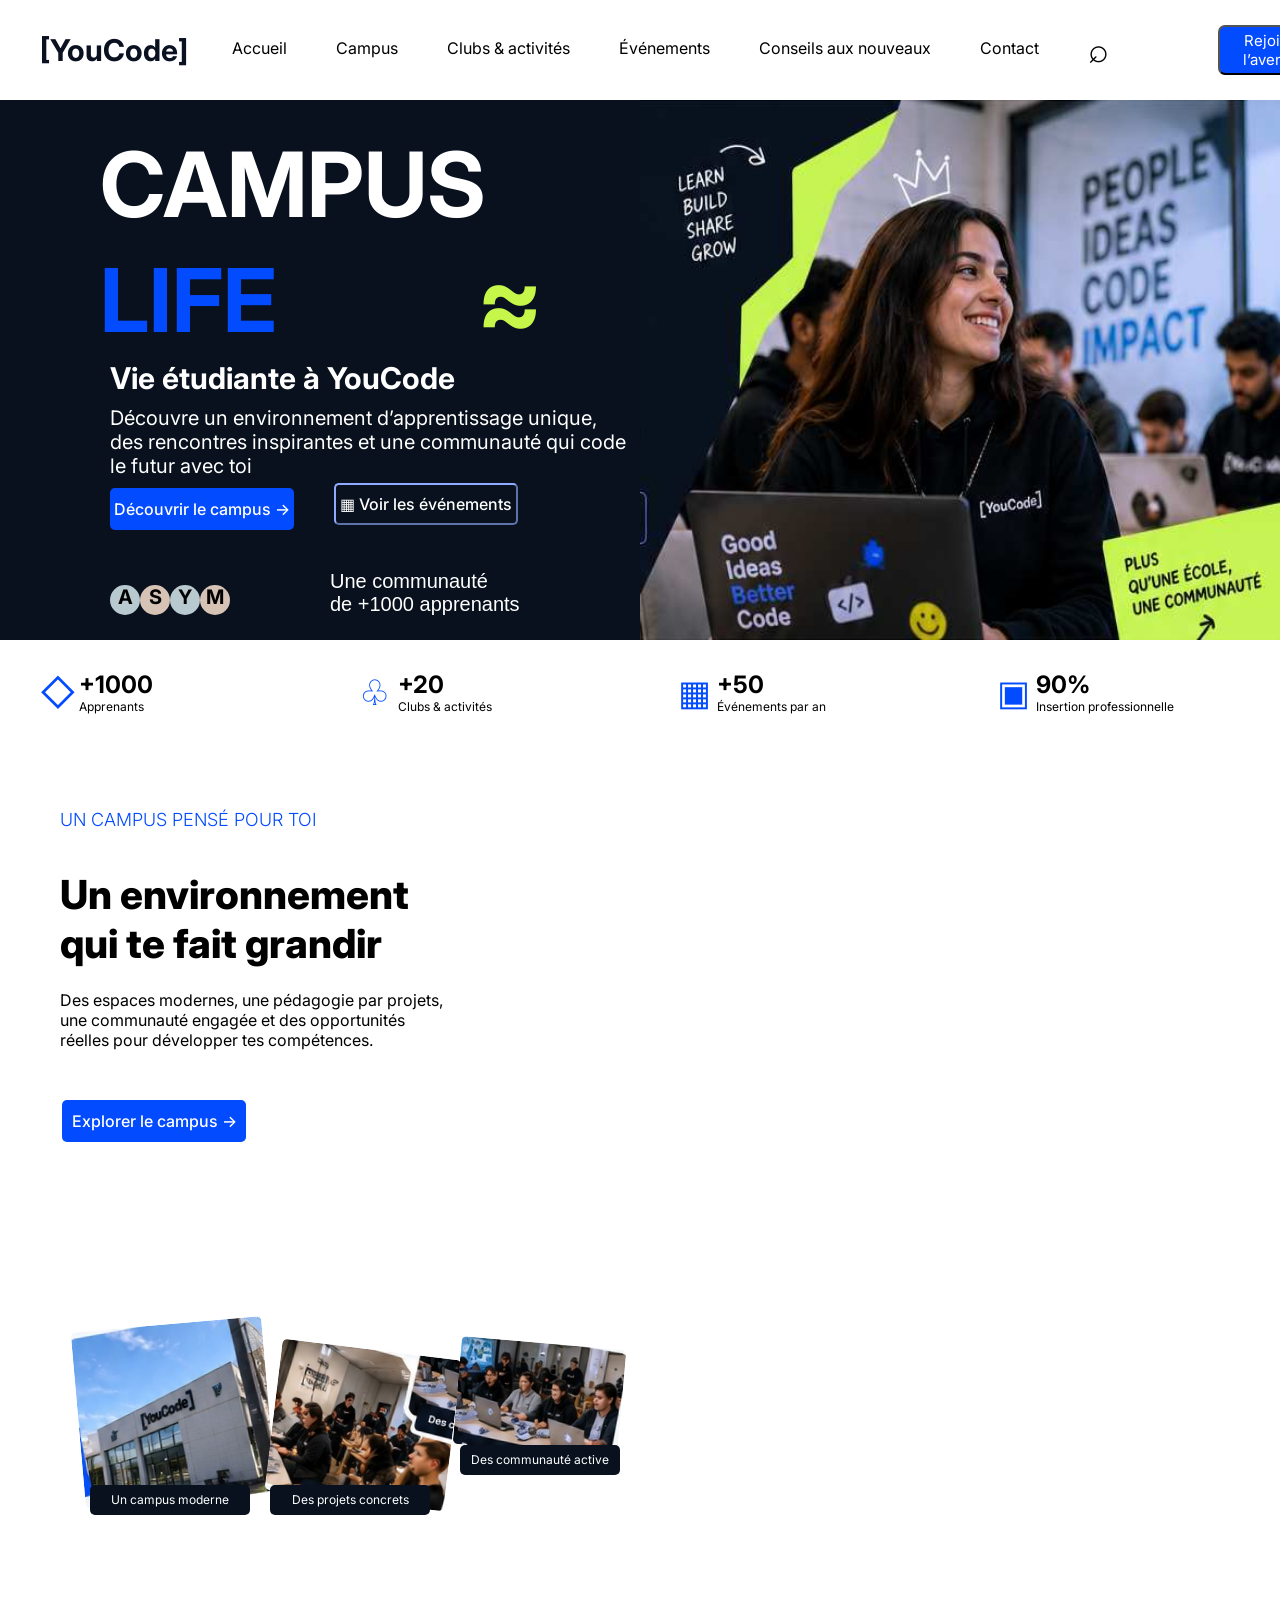
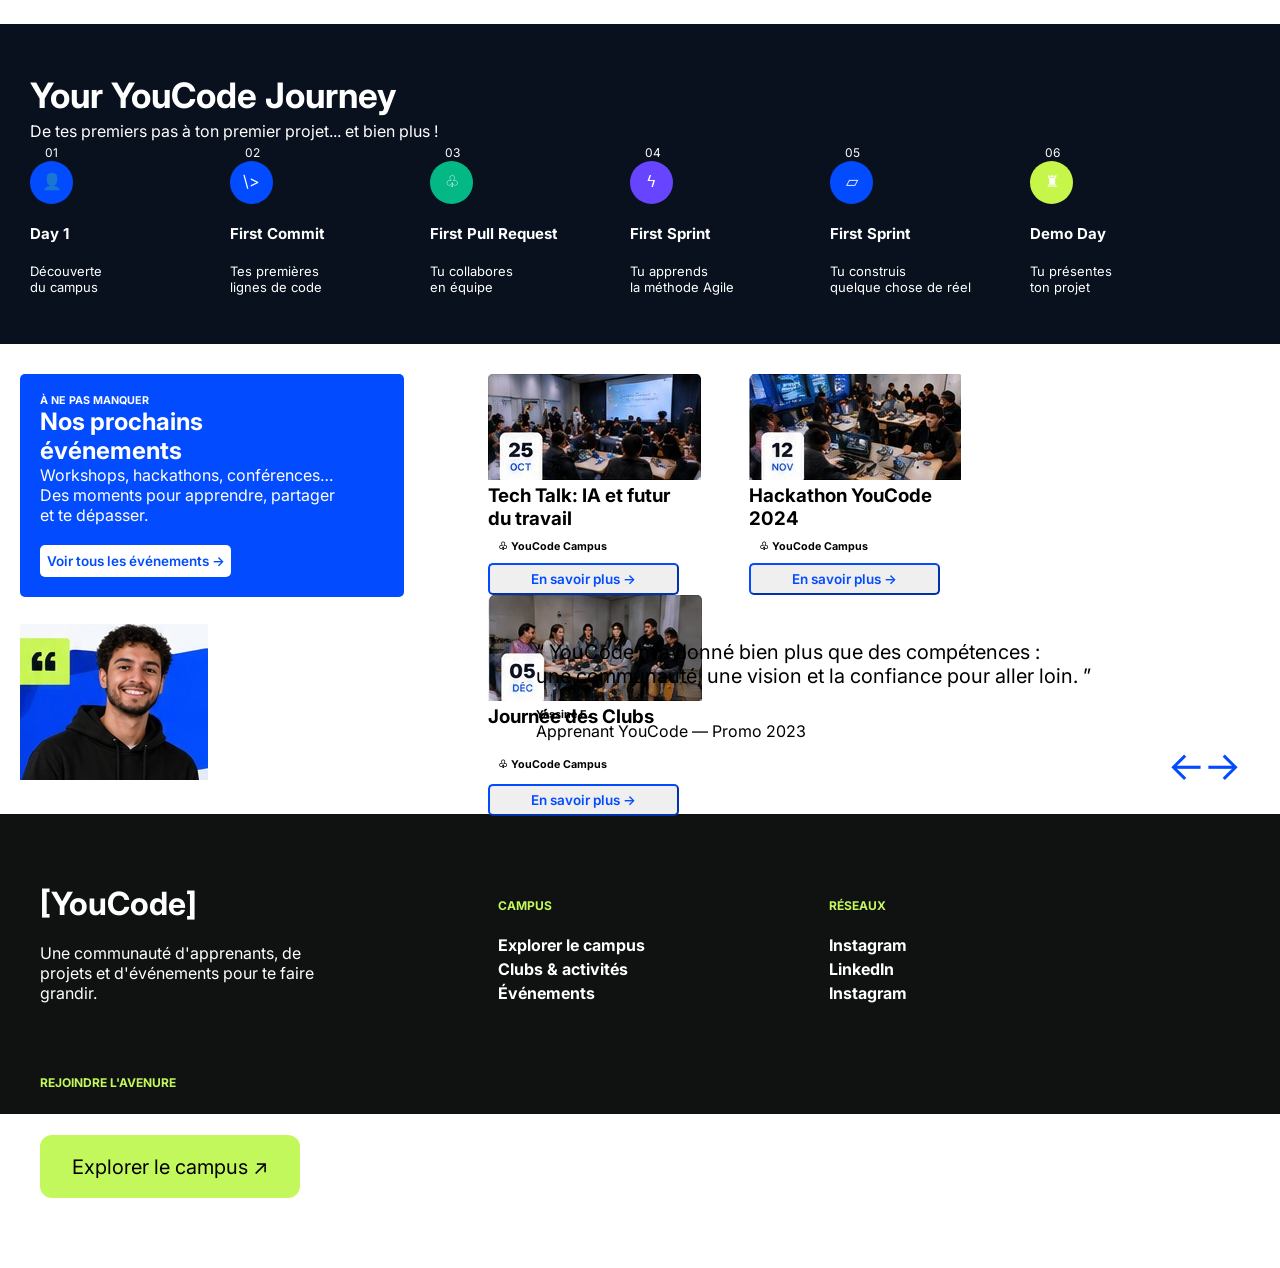
<file: Campus-life/index.html>
<!DOCTYPE html>
<html lang="en">
<head>
    <meta charset="UTF-8">
    <title>Campus Life</title>
    <link rel="stylesheet" href="CSS/style.css">

<body>
       <header>
        <h1 class="logo">[YouCode]</h1>
        <nav>
            <a href="index.html">Accueil</a>
            <a href="compus.html">Campus</a>
            <a href="">Clubs & activités</a>
            <a href="">Événements</a>
            <a href="">Conseils aux nouveaux</a>
            <a href="">Contact</a>
            <a href="" class="search-icon">⌕</a>
            <button class="btn-nav">Rejoindre <br> l’aventure</button>
        </nav>
       </header>


<main>
    <section class="section1">
   <div class="div1">
    <h1 class="Campus">CAMPUS </h1> 
     <div class="life-logo">
            <h1 class="Life">LIFE</h1>
            <h1 class="egaleicon">≈</h1>
        </div>
<div class="article">

        <h2 id="texte1">Vie étudiante à YouCode</h2> <br>
        <p id="texte2">Découvre un environnement d’apprentissage unique, <br>
des rencontres inspirantes et une communauté qui code <br>
le futur avec toi</p> <br>
<div class="boutonMain">
<button class="decouvrir">Découvrir le campus →</button> 
<button class="voir">▦ Voir les événements</button>
</div>
<div class="iconprinciple">
    <div class="A">A</div>
    <div class="S">S</div>
    <div class="Y">Y</div>
    <div class="M">M</div>
    <p class="communauté">Une communauté
     <br>de +1000 apprenants</p>
</div>
</div>
    </div> 
<img src="ASSETS/images/imageprincipaleINDEX.jpg" alt="" class="imgindex">
    </div> 
</section>




<section class="section2">
    <div class="divsection2">


    <div class="divicon1">
        <span>◇</span>
        <div class="text1">
        <p class="number1">+1000</p> 
        <p class="p1section2">Apprenants</p>
        </div>
    </div>


     <div class="divicon2">
        <span>♧</span>
        <div class="text2">
        <p class="number2">+20</p>
        <p class="p2section2">Clubs & activités</p>
        </div>
    </div>


    <div class="divicon3">
        <span >▦</span>
        <div class="text3">
        <p class="number3">+50</p>
        <p class="p3section2">Événements par an</p>
        </div>
    </div>

     <div class="divicon4">
        <span >▣</span>
        <div class="text4">
        <p class="number1">90%</p>
        <p class="p4section2 " >Insertion professionnelle</p>
        </div>
    </div>



    </div>
</section>


<section class="section3">

    <div class="div1section3">
        <h6>UN CAMPUS PENSÉ POUR TOI</h6>
        <h1>Un environnement
          <br>qui te fait grandir</h1>
          <p>Des espaces modernes, une pédagogie par projets,
         <br>une communauté engagée et des opportunités
           <br>réelles pour développer tes compétences.</p>
          <button class="decouvrir" >Explorer le campus → </button>
        </div>

    <div class="div2section3">
          <img src="ASSETS/images/pic1.jpg" alt="" class="pic1" >
          
          <img src="ASSETS/images/pic2.jpg" alt="" class="pic2">
          
          <img src="ASSETS/images/pic3.jpg" alt="" class="pic3">
          <div id="t1">Un campus moderne</div>
          <div class="t2">Des projets concrets</div>
          <div id="t3">Des communauté active</div>
        
          <div id="des1"></div>

          <div id="des2"></div>
    </div>

</section>


<section class="section4">

    <h2>Your YouCode Journey</h2>
    <p class="subtitle">De tes premiers pas à ton premier projet... et bien plus !</p>

    <div class="tout-steps">
    <div class="step">
        <span class="step-nombre">01</span>
         <div class="step-cercle">👤</div>
         <h3 class="step-titre">Day 1</h3>
        <p class="step-para">Découverte <br> du campus</p>
    </div>

    <div class="step">
        <span class="step-nombre">02</span>
        <div class="step-cercle"> \></div>
        <h3>First Commit</h3>
        <p>Tes premières
            <br>lignes de code</p>
    </div>
    
   <div class="step">
        <span class="step-nombre">03</span>
        <div class="step-cercle"> ♧ </div>
        <h3>First Pull Request</h3>
        <p>Tu collabores
        <br> en équipe</p>
    </div>


       <div class="step">
        <span class="step-nombre">04</span>
        <div class="step-cercle"> ϟ </div>
        <h3>First Sprint</h3>
        <p>Tu apprends
        <br>la méthode Agile</p>
    </div>


   <div class="step">
        <span class="step-nombre">05</span>
        <div class="step-cercle"> ▱ </div>
        <h3>First Sprint</h3>
        <p>Tu construis
       <br> quelque chose de réel </p>
    </div>

   <div class="step">
        <span class="step-nombre">06</span>
        <div class="step-cercle"> ♜ </div>
        <h3>Demo Day</h3>
        <p>Tu présentes
        <br> ton projet </p>
    </div>
    

    </div>

</section>




<section class="section5">
    <div class="allsection5">


        <div class="cartebleau">
            <h6>À NE PAS MANQUER</h6>
            <h2>Nos prochains
               <br> événements</h2>
               <p>Workshops, hackathons, conférences…
            <br> Des moments pour apprendre, partager
               <br>  et te dépasser.</p>
               <button>Voir tous les événements →</button>
        </div>

       <div class="cartes">
        
        <div class="carte1">
            <img src="ASSETS/images/carte1.jpg" alt="">
            <h3>Tech Talk: IA et futur
            <br> du travail</h3>
            <h6>♧  YouCode Campus</h6>
            <button>En savoir plus →</button>
        </div>


        <div class="carte2">
            <img src="ASSETS/images/carte2.jpg" alt="">
            <h3>Hackathon YouCode
            <br> 2024 </h3>
            <h6>♧  YouCode Campus</h6>
            <button>En savoir plus →</button>
        </div>

         <div class="carte3">
            <img src="ASSETS/images/carte3.jpg" alt="">
            <h3>Journée des Clubs </h3>  <br>
            <h6>♧  YouCode Campus</h6> 
            <button>En savoir plus →</button>
        </div>

       </div>

    </div>
</section>




<section class="section6">
    <div class="allsection6">
    <div class="picsection6">
        <img src="ASSETS/images/section6.jpg" alt="">
    </div>

    <div class="divsection6">
        <p>“ YouCode m’a donné bien plus que des compétences : <br>
   une communauté, une vision et la confiance pour aller loin. ”</p>

             <h6>Yassine E.</h6>
             <p>Apprenant YouCode — Promo 2023</p>
             <span>←→</span>
    </div>

    </div>

</section>


       </main>


<br>

       <footer>
        <div  class="footer1">
        <div class="footer">

        <div class="log">
        <h1 >[YouCode]</h1>
        <p>Une communauté d'apprenants, de <br>projets et d'événements pour te faire <br> grandir.</p>
        </div>


        <div class="compus">
            <h6>CAMPUS</h6>
            <h4>Explorer le campus <br> Clubs & activités <br> Événements</h4>
        </div>



        <div class="reseau">
            <h6>  RÉSEAUX </h6> 
            <h4> Instagram  <br> LinkedIn <br> Instagram</h4>
        </div>


        <div class="rejoindre">
            <h6>REJOINDRE L'AVENURE</h6> <br>
            <button >Explorer le campus ↗ </button>
        </div>


        
        </div>

        <div class="droit">
    
              <p>© 2024 YouCode Campus Life. Tous droits réservés. </p>
                <p>     Mentions légales   </p>
                <p>       Politique de confidentialité  </p>
        </div>

        </div>
       </footer>
</body>
</html>
</file>
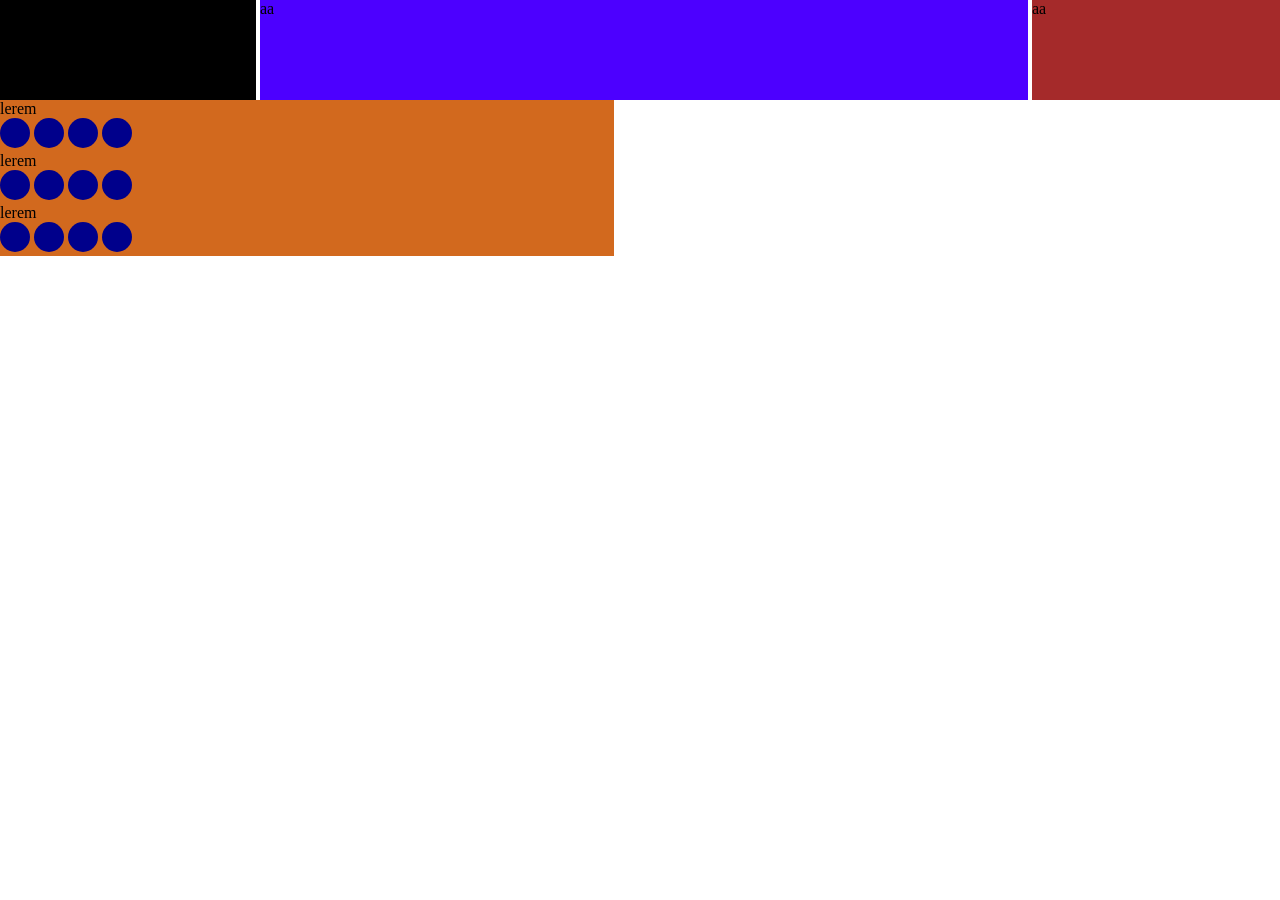
<file: inde.html>
<!DOCTYPE html>
<html lang="en">
<head>
    <meta charset="UTF-8">
    <meta name="viewport" content="width=device-width, initial-scale=1.0">
    <title>Document</title>
    <link rel="stylesheet" href="sty.css">
</head>
<body>
    
<header>

<div class="logo" id="logo"> aa </div>
<div class="links">  aa</div>
<div class="bouton">  aa</div>

</header>

<main>

    <section id="hero">
    <div > 
        <P>lerem</P>
        <div class="links">
            <span></span>
            <span></span>
            <span></span>
            <span></span>
        </div>

         <P>lerem</P>
        <div class="links">
            
            <span></span>
            <span></span>
            <span></span>
            <span></span>

        </div>

         <P>lerem</P>
        <div class="links">
            <span></span>
            <span></span>
            <span></span>
            <span></span>
        </div>

    </div>


    <div></div>

    
    </section>


    

</main>


</body>
</html>
</file>
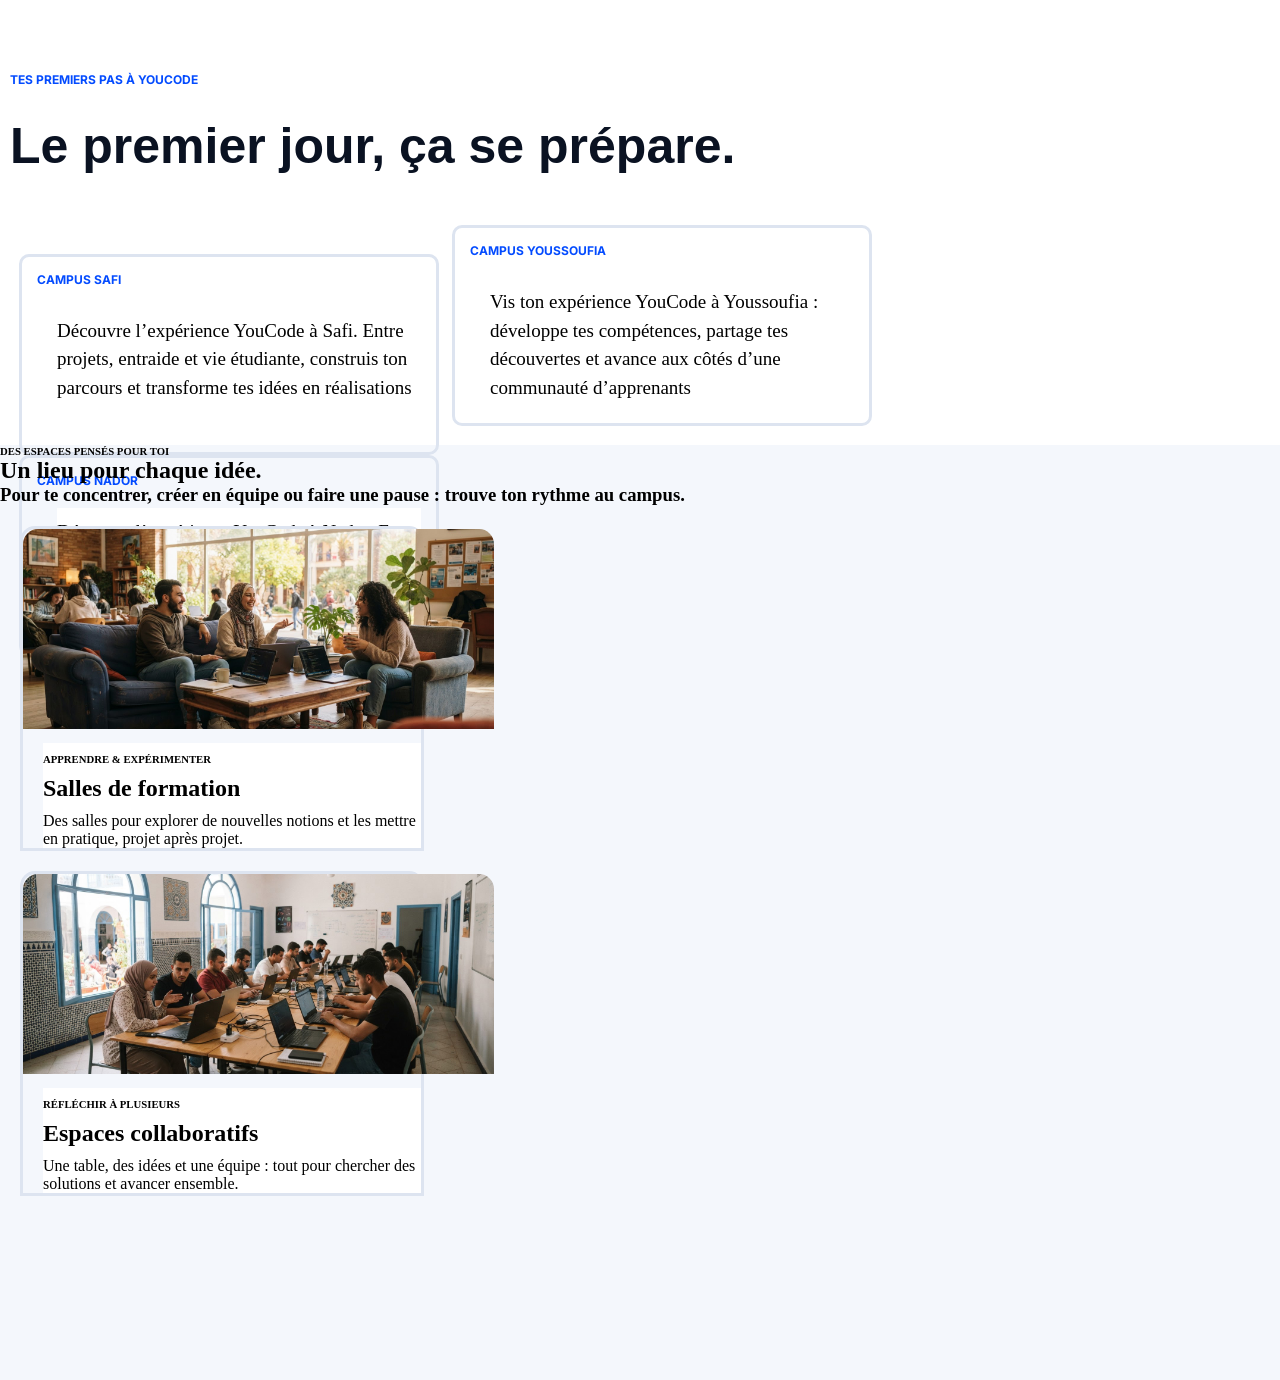
<file: Campus-life/compus.html>
<!DOCTYPE html>
<html lang="en">

<head>
    <meta charset="UTF-8">
    <meta name="viewport" content="width=device-width, initial-scale=1.0">
    <title>Document</title>
    <link rel="stylesheet" href="CSS/campus.css">
</head>

<body>
    <header>
        <br><br><br><br>
    </header>


    <main>

        <section class="section1">

            <div class="divsection1">

                <div class="ecriture">

                    <h6>TES PREMIERS PAS À YOUCODE </h6>
                    <h2>Le premier jour, ça se prépare.</h1>
                </div>

                <div class="elementsection1">

                    <div id="element1">
                        <h6>CAMPUS SAFI</h6>
                        <p> Découvre l’expérience YouCode à Safi. Entre projets, entraide et vie étudiante, construis
                            ton parcours et transforme tes idées en réalisations
                        </p>
                    </div>

                    <div class="element2">
                        <h6>CAMPUS YOUSSOUFIA</h6>
                        <p>Vis ton expérience YouCode à Youssoufia : développe tes compétences, partage tes découvertes
                            et avance aux côtés d’une communauté d’apprenants</p>
                    </div>



                    <div id="element3">
                        <h6>CAMPUS NADOR</h6>
                        <p>Découvre l’expérience YouCode à Nador. Entre projets, entraide et vie étudiante, construis
                            ton parcours et transforme tes idées en réalisations</p>
                    </div>


                </div>

            </div>

        </section>



        <section class="section2">
            <div class="divsection2">

                <div class="part1section2">
                <h6>DES ESPACES PENSÉS POUR TOI</h6>
                <h1>Un lieu pour chaque idée.</h1>
                <h3>Pour te concentrer, créer en équipe ou faire une pause : trouve ton rythme au campus.</h3>
                </div>
            
                <div class="sec2all">

                <div class="part2section2">
                   <img src="ASSETS/images/picsec1.jpg" alt="">
                   <h6>APPRENDRE & EXPÉRIMENTER</h6>
                   <h2>Salles de formation</h2>
                   <p>Des salles pour explorer de nouvelles notions et les mettre <br>en pratique, projet après projet.</p>
                </div>

                 <div class="part3section2">
                   <img src="ASSETS/images/picsec2.jpg" alt="">
                   <h6>RÉFLÉCHIR À PLUSIEURS</h6>
                   <h2>Espaces collaboratifs</h2>
                   <p>Une table, des idées et une équipe : tout pour chercher des <br> solutions et avancer ensemble.</p>
                </div>

                </div>
            </div>
        </section>
    
    
    
    
    </main>
</body>

</html>
</file>
<file: Campus-life/CSS/style.css>
@import url('https://fonts.googleapis.com/css2?family=Inter:ital,opsz,wght@0,14..32,100..900;1,14..32,100..900&display=swap');



*{
    margin: 0;
    padding: 0;
    box-sizing: border-box;
    font-family: "Inter", sans-serif;

}


.logo{
    color: #0A1222;
    font-size: 30px;
    margin-right: 40px;
    margin-left: 40px;
}
header {
    white-space: nowrap; 
}

.logo,
nav,
.search-icon,
.btn-nav {
    display: inline-block;
    vertical-align: middle;
}

nav a {
    display: inline-block;
    margin-right: 45px;
    padding-top: 28px;
color: black;
text-decoration: none;
}


.search-icon{
    font-style: bolder;
    font-size: 35px;
    margin-bottom: 30px;
    
}

.btn-nav{
    background-color: #034BFF;
    color: white;
    font-size: 15px;
    height: 50px;
    width: 120px;
    margin-bottom: 15x;
    border-radius: 7px;
    cursor: pointer;
    margin-left: 60px;
}




.div1 {
    display: inline-block;
    vertical-align: top;
    width: 50%;
    height: 540px;
    background-color: #08111D;
}


.imgindex {
    display: inline-block;
    vertical-align: top;
    width: 50%;
    height: 540px;
}
.section1 {
    font-size: 0;
}



.Campus{
color: #034BFF;
padding-top: 30px;
padding-left: 100px;
color:#ffff;
font-size: 90px;
margin: 0;
}
.Life{
    color: #034BFF;
    font-size: 88px;
    padding-left: 100px ;
    padding-bottom: 100px ;
margin: 0;

}

.life-logo {
    display: inline-block;
    vertical-align: middle;
}
.life-logo h1 {
    display: inline-block;
    margin: 0;
    vertical-align: middle;
}
.egaleicon{
    color: #C7F64A;
    font-size: 100px;
    padding-left: 200px;
    padding-bottom: 100px;
    font-weight: bolder;
     
}

#texte1{
color: #fff;
font-size: 30px;
margin-top: -100px;
padding-left: 110px;
font-weight: bolder;

}

#texte2{
color: #fff;
font-size: 20px;
margin-top: 10px;
padding-left: 110px;

}

.boutonMain {
    margin-left: 60px;
    
}

.decouvrir {
    display: inline-block;
    vertical-align: middle;
    background-color: #034BFF;
    color: white;
    margin-left: 50px;
    height: 42px;
    width: 184px;
    border-radius: 5px;
    font-size: 16px;
    border: 0;
    cursor: pointer;
    font-weight: 500;
    margin-top: 10px;
}

.voir {
    display: inline-block;
    vertical-align: middle;
    background-color: transparent;
    color: white;
    margin-left: 40px;
    height: 42px;
    width: 184px;
    border-color: #8EABFF;
    border-radius: 5px;
    cursor: pointer;
    font-size: 16px;
    font-weight: 500;
}

.iconprinciple {
    padding: 40px;
    margin-left: 70px;
    height: 40px;
    width: 700px;
}

.iconprinciple > * {
    display: inline-block;
    vertical-align: middle;
    margin-right: 20px;
}

.A , .S , .Y , .M{
    height: 30px;
    width: 30px;
    border-radius: 50%;
    background-color: #7a8854;
    text-align: center;
    font-size: 20px;
    font-weight: 700;
    margin: 0; 
}
.A , .Y{
    background-color: #B8C9CF;
}

.S , .M {
    background-color: #D7C3B6;
}

.communauté{
    height: 60px;
    width: 220px;
    margin-left: 100px;
    font-size: 20px;
    font-family: 'Lucida Sans', 'Lucida Sans Regular', 'Lucida Grande', 'Lucida Sans Unicode', Geneva, Verdana, sans-serif;
    color: #fff; 
}

/* SECTION 2   */
.divsection2 {
    white-space: nowrap;
    margin: 30px;
}

.divicon1,
.divicon2,
.divicon3,
.divicon4 {
    display: inline-block;
    vertical-align: middle;
    width: 25%;
    white-space: normal;
    margin-left: 10px;
}

section span {
    display: inline-block;
    vertical-align: middle;
    width: 35px;
    font-size: 35px;
    color: #034BFF;
}

.text1,
.text2,
.text3,
.text4 {
    display: inline-block;
    vertical-align: middle;
    
}

.number1,
.number2,
.number3,
.number4 {
    font-size: 24px;
    font-weight: 700;
}

.p1section2,
.p2section2,
.p3section2,
.p4section2 {
    font-size: 12px;
    font-weight: 400;
}

/*SECTION 3*/


.section3 {
    font-size: 0;
}

.section3 > div:first-child {
    height: 400px;
    width: 700px;
    margin-top: 40px;
    margin-left: 60px;
    display: inline-block;
    vertical-align: top;
    font-size: 16px;
}
.section3 > div:first-child h6,
.section3 > div:first-child h1,
.section3 > div:first-child p,
.section3 > div:first-child button {
    margin-bottom: 40px;
}

.section3 h6 {
    color: #034BFF;
    font-size: large;
    font-weight: 300;
    margin-top: 25px;
}

.section3 h1 {
    width: 405px;
    height: 80px;
    font-weight: 800;
    font-size: 40px;
}

.section3 p {
    font-size: medium;
    font-weight: 400;
}

.section3 button {
    margin-left: 2px;
}

.section3 > div:last-child {
    height: 400px;
    width: 700px;
    margin-top: 40px;
    text-align: center;
    display: inline-block;
    vertical-align: top;
    font-size: 16px;
}

.section3 img {
    margin-top: 100px;
    border-radius: 5px;
}

.pic1 {
    rotate: -5deg;
}

.pic2 {
    rotate: 7deg;
    z-index: 2;
}

.pic3 {
    rotate: 5deg;
    margin-bottom: 50px;
}

#t1, .t2, #t3 {
    background-color: #08111D;
    border: none;
    color: #fff;
    height: 30px;
    width: 160px;
    border-radius: 5px;
    font-size: 12px;
    line-height: 30px;
    position: relative;
}

#t1 {
    margin-left: 90px;
    top: -20px;
}

.t2 {
    margin-left: 270px;
    top: -50px;
    z-index: 3;
}

#t3 {
    margin-left: 460px;
    top: -120px;
}



/*SECTION 4*/

.section4{
    height: 320px;
    width: 100%;
    background-color: #08111D;
    color: white;
    align-content: center;
    padding-left: 30px;
   
}

.section4 h3 {
    font-size: 15px;
    font-weight: bold;
    margin-bottom: 20px;
}

.section4 span{
    font-size: 12px;
    color: white;
    margin-left: 15px;
    
}

.section4 h2{
    font-size: 35px;
    margin-bottom: 5px;
}


.tout-steps {
    font-size: 0;
}

.step {
    display: inline-block;
    vertical-align: top;
    width: 15%;
    margin-right: 1%;
    font-size: 16px;
}

.step p{
    font-size: 13px;
    font-weight: 100px;
    
}


.step-cercle{
height: 43px;
width: 43px;
border-radius: 50%;
text-align: center;
line-height: 40px;
margin-bottom: 20px;
}

.step:nth-child(1) .step-cercle {
    background-color: #034BFF;
}

.step:nth-child(2) .step-cercle{
    background-color: #034BFF;
}
.step:nth-child(3) .step-cercle{
    background-color: #04B886;
}
.step:nth-child(4) .step-cercle {
    background-color: #6744FF;
}

.step:nth-child(5) .step-cercle {
    background-color: #034BFF; 
}

.step:nth-child(6) .step-cercle{
    background-color: #C7F64A;
}












/* FOOTER */

.footer1{
    height: 300px;
    width: 100%;
    color: white;
    background-color: #101211;
 
}


.footer div{
    display: inline-block;
    margin-right: 140px; 
    margin-top: 70px;
    margin-left: 40px;
}

.footer h1 , .footer h6  {
    display: inline-block;
    vertical-align: top;
    margin-bottom: 20px;
}

.footer h6{
color: #C3F85C;
font-size: 12px;
}

.rejoindre h6{
   height: 40px;
   
}

.footer button{
    height: 63px;
    width: 260px;
    background-color: #C3F85C; 
    font-size: 16px;
    border-radius: 12px;
    border: none;
    font-size: 20px;
    font-weight: 400;
    cursor: pointer;
}
footer h4{ 
    line-height: 1.5;
}

.droit{
    margin-top: 30px;
    margin-left: 70px;
    
    
}

.droit p {
    display: inline;
    margin-right: 250px;
    height: 100px;
    font-family:'Franklin Gothic Medium', 'Arial Narrow', Arial, sans-serif ;
    font-size: 12px;
}



/* SECTION 5 */

.section5{
    height: 220px;
    width: 100%;
    margin-top: 30px;
}
.cartebleau{
display: inline-block;
vertical-align: middle;
width: 30%;
padding-left: 20px;
background-color: #034BFF;
color: white;
padding: 20px;
border-radius: 5px;
margin-left: 20px;
}
.cartes {
    display: inline-block;
    vertical-align: top;
    width: 67%;
    padding-left: 80px;
}

.cartes > div { 
display: inline-block;
vertical-align: top;
width: 32%;
margin-right: 1%;

}

.carte3 button{
    margin-top: 3px;
}
.carte1 , .carte2 , .carte3  {
display: inline-block;

}

.cartebleau button{
    height: 32px;
    width: 191px;
    border-radius: 5px;
    color: #034BFF;
    background-color: #FFFFFF;
    margin-top: 20px;
    font-size: 13.5px;
    font-weight: 600;
    border: none;
}

.cartes button{
font-size: 13.5px;
font-weight: 600;
height: 32px;
width: 191px;
border-radius: 5px;
color: #034BFF;
border-color: #034BFF;
cursor: pointer;
} 



/* SECTION 6  */



.allsection6{
  
    width: 100%;
    height: 200px;
   
}

.divsection6 , .picsection6{
display: inline-block;


    
}
.picsection6{
margin-left: 20px;
margin-top: 30px;
width: 40%;

}

.divsection6{
width: 50%;  
margin-right: 12px; 
}

.divsection6 p:first-child  {
    font-size: 20px;
    margin-bottom: 20px;
}

.section6  span{
display: block;
width: 110%; 
text-align: right;
 font-size: 2.5em;
 letter-spacing: -1px;

}

.cartes h6{
    margin: 10px;
}
</file>
<file: sty.css>
*{
    margin: 0;
    padding: 0;
    box-sizing: border-box;
    gap: 0;
}


#logo{
    background-color: black;
}

header{
    white-space: nowrap;
}
header > div{
display: inline-block;


}
.logo{
    background-color: aquamarine;
    width: 20%;
    height: 100px;
    

}

header > .links {
    background-color: rgb(76, 0, 255);
    width: 60%;
    height: 100px;
}
.bouton{
    width: 20%;
    height: 100px;
    background-color:brown ;
}
#hero{
    white-space: nowrap;
    height: 300px;

}

#hero > div:first-child{
width: 48%;

background-color: chocolate;
display: inline-block;


}

#hero> div:last-child{ 
 width: 48%;

background-color: chartreuse;  
display: inline-block;
}


#hero  .links > span{
    display: inline-block;
    width: 30px;
    height: 30px;
    border-radius: 50%;
    background-color: darkblue;

}
</file>
<file: Campus-life/CSS/campus.css>
@import url('https://fonts.googleapis.com/css2?family=IBM+Plex+Mono:ital,wght@0,100;0,200;0,300;0,400;0,500;0,600;0,700;1,100;1,200;1,300;1,400;1,500;1,600;1,700&family=Inter:ital,opsz,wght@0,14..32,100..900;1,14..32,100..900&display=swap');


*{
    margin: 0;
    padding: 0;
}

.divsection1{
width: 100%;
padding-left: 10px;
}
.divsection1 h2{
    font-size: 50px;
   color: #0A1222;
   margin: 20px 0px 50px 0px;
   font-weight: 900;
   font-family: 'Trebuchet MS', sans-serif
}

.ecriture h6 ,.elementsection1 h6{
    color: #034BFF;
    font-size: 12px;
     font-family: "Inter", sans-serif;
}

.elementsection1{
    
    height: 200px;

}
.elementsection1 div{
display: inline-block;
   width: 30%;
   border-style: solid;
   border-color: #dde4f0;
   height: 165px;
   border-radius: 10px;
   padding: 15px;
   margin-left: 1dvh;
}

.elementsection1 p{
margin-top: 20px;
font-size: 19px;
font-weight: 400;
font-family: Georgia, 'Times New Roman', Times, serif;
line-height: 1.5;
}



.sec2all div{
    display: inline-block;
    width: 31.1%;
    border-style: solid;
   border-color: #dde4f0;
    border-radius: 15px 15px 0 0;
    margin-right: 250px;
    margin-left: 20px;
    margin-top: 20px;
}
.divsection2{
background-color: #F4F7FC;
height: 935px;
width: 100%;
margin-top: 20px;
}

.sec2all h6, h2 , p{
    background-color: white;
    margin-left: 20px;
    padding-top: 10px;
}

.divsection2 img{
   
    
    height: 200px;
    border-radius: 15px 15px 0 0;
    margin-bottom: 10px;
}
</file>
